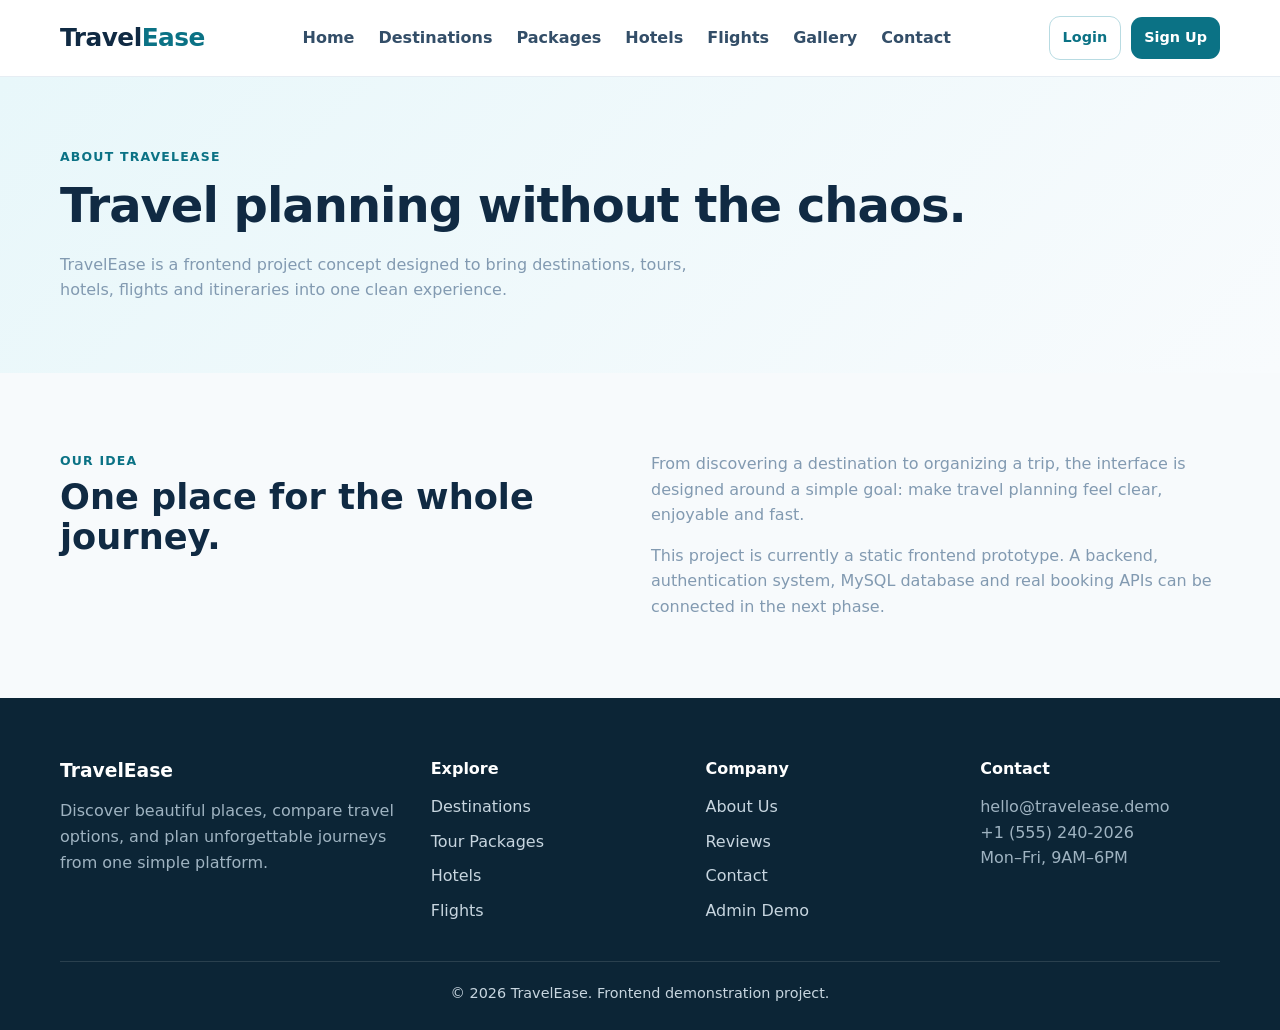
<file: about.html>
<!doctype html>
<html lang="en">
  <head>
    <meta charset="UTF-8" />
    <meta name="viewport" content="width=device-width,initial-scale=1.0" />
    <title>About Us | TravelEase</title>
    <link rel="stylesheet" href="css/style.css" />
  </head>
  <body>
    <header class="navbar">
      <div class="container nav-inner">
        <a class="logo" href="index.html">Travel<span>Ease</span></a>
        <button class="menu-btn" aria-label="Menu">☰</button>
        <nav class="nav-links">
          <a class="" href="index.html">Home</a
          ><a class="" href="destinations.html">Destinations</a
          ><a class="" href="packages.html">Packages</a
          ><a class="" href="hotels.html">Hotels</a
          ><a class="" href="flights.html">Flights</a
          ><a class="" href="gallery.html">Gallery</a
          ><a class="" href="contact.html">Contact</a>
        </nav>
        <div class="nav-actions">
          <a class="btn btn-outline btn-sm" href="login.html">Login</a
          ><a class="btn btn-primary btn-sm" href="register.html">Sign Up</a>
        </div>
      </div>
    </header>

    <section class="page-hero">
      <div class="container">
        <div class="eyebrow">About TravelEase</div>
        <h1>Travel planning without the chaos.</h1>
        <p>
          TravelEase is a frontend project concept designed to bring
          destinations, tours, hotels, flights and itineraries into one clean
          experience.
        </p>
      </div>
    </section>
    <section class="section">
      <div class="container grid grid-2">
        <div>
          <div class="eyebrow">Our idea</div>
          <h2 style="color: var(--dark)">One place for the whole journey.</h2>
        </div>
        <div>
          <p class="muted">
            From discovering a destination to organizing a trip, the interface
            is designed around a simple goal: make travel planning feel clear,
            enjoyable and fast.
          </p>
          <p class="muted" style="margin-top: 15px">
            This project is currently a static frontend prototype. A backend,
            authentication system, MySQL database and real booking APIs can be
            connected in the next phase.
          </p>
        </div>
      </div>
    </section>

    <footer class="footer">
      <div class="container footer-grid">
        <div>
          <h3>TravelEase</h3>
          <p>
            Discover beautiful places, compare travel options, and plan
            unforgettable journeys from one simple platform.
          </p>
        </div>
        <div>
          <h4>Explore</h4>
          <ul class="footer-links">
            <li><a href="destinations.html">Destinations</a></li>
            <li><a href="packages.html">Tour Packages</a></li>
            <li><a href="hotels.html">Hotels</a></li>
            <li><a href="flights.html">Flights</a></li>
          </ul>
        </div>
        <div>
          <h4>Company</h4>
          <ul class="footer-links">
            <li><a href="about.html">About Us</a></li>
            <li><a href="reviews.html">Reviews</a></li>
            <li><a href="contact.html">Contact</a></li>
            <li><a href="admin.html">Admin Demo</a></li>
          </ul>
        </div>
        <div>
          <h4>Contact</h4>
          <p>hello@travelease.demo</p>
          <p>+1 (555) 240-2026</p>
          <p>Mon–Fri, 9AM–6PM</p>
        </div>
      </div>
      <div class="container copyright">
        © 2026 TravelEase. Frontend demonstration project.
      </div>
    </footer>
    <div id="toast" class="toast"></div>
    <script src="js/app.js"></script>
  </body>
</html>
</file>
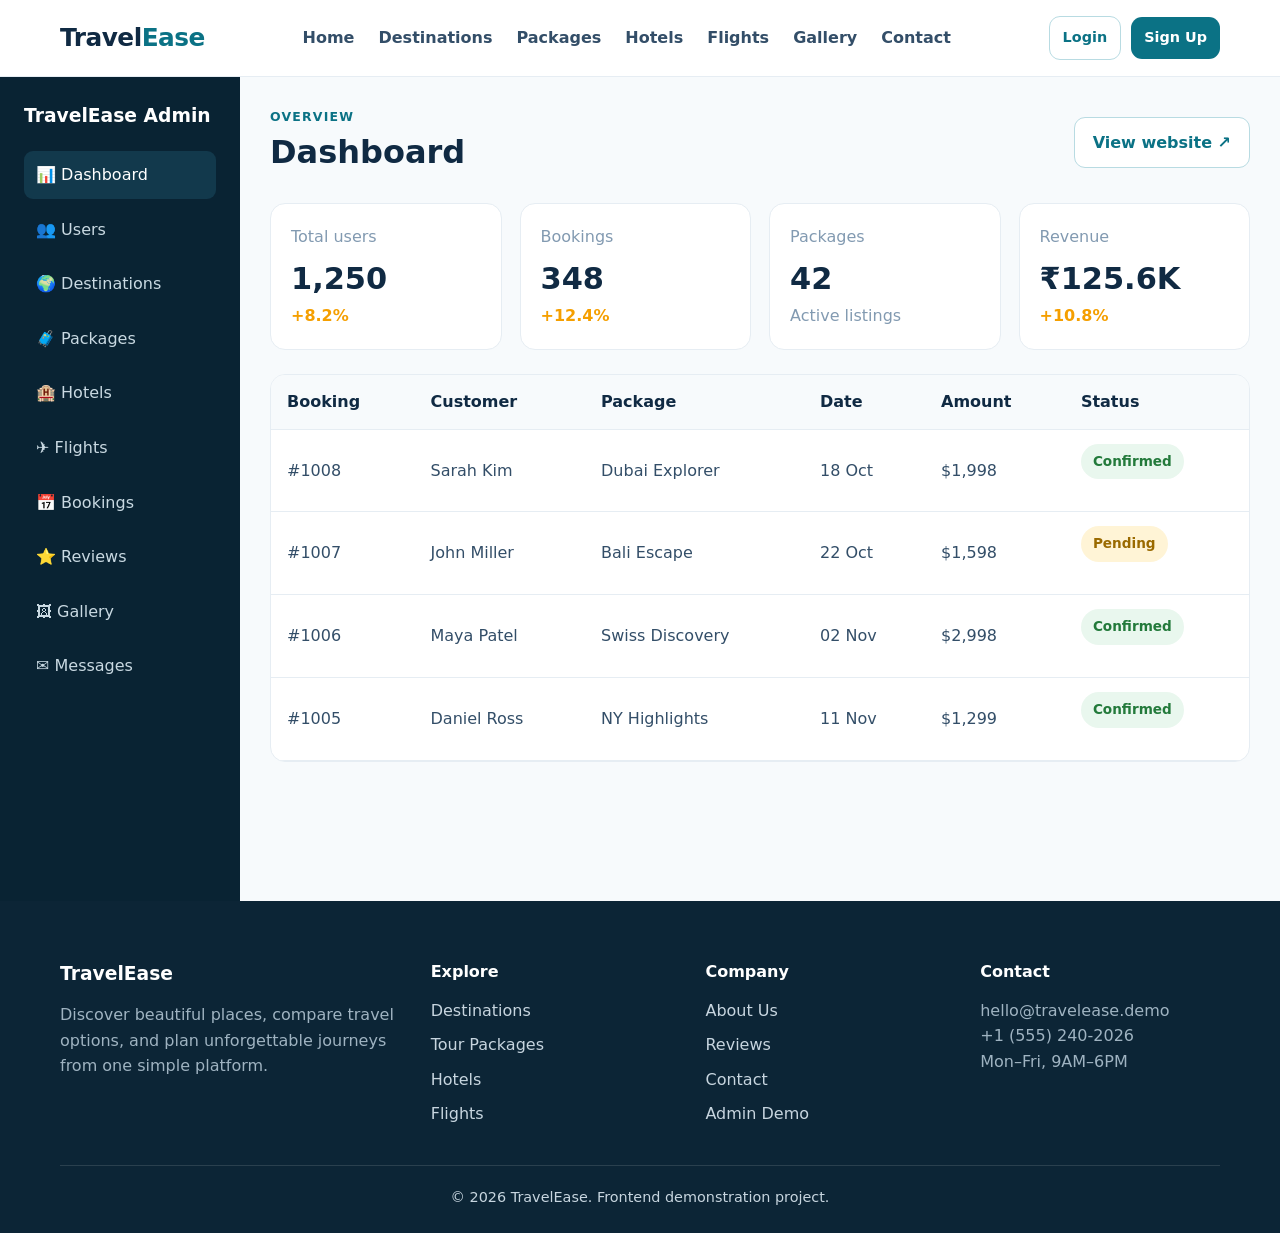
<file: admin.html>
<!doctype html>
<html lang="en">
  <head>
    <meta charset="UTF-8" />
    <meta name="viewport" content="width=device-width,initial-scale=1.0" />
    <title>Admin Dashboard | TravelEase</title>
    <link rel="stylesheet" href="css/style.css" />
  </head>
  <body>
    <header class="navbar">
      <div class="container nav-inner">
        <a class="logo" href="index.html">Travel<span>Ease</span></a>
        <button class="menu-btn" aria-label="Menu">☰</button>
        <nav class="nav-links">
          <a class="" href="index.html">Home</a
          ><a class="" href="destinations.html">Destinations</a
          ><a class="" href="packages.html">Packages</a
          ><a class="" href="hotels.html">Hotels</a
          ><a class="" href="flights.html">Flights</a
          ><a class="" href="gallery.html">Gallery</a
          ><a class="" href="contact.html">Contact</a>
        </nav>
        <div class="nav-actions">
          <a class="btn btn-outline btn-sm" href="login.html">Login</a
          ><a class="btn btn-primary btn-sm" href="register.html">Sign Up</a>
        </div>
      </div>
    </header>

    <div class="admin-layout">
      <aside class="sidebar">
        <h3>TravelEase Admin</h3>
        <ul class="side-links">
          <li><a class="active" href="admin.html">📊 Dashboard</a></li>
          <li><a href="#">👥 Users</a></li>
          <li><a href="#">🌍 Destinations</a></li>
          <li><a href="#">🧳 Packages</a></li>
          <li><a href="#">🏨 Hotels</a></li>
          <li><a href="#">✈ Flights</a></li>
          <li><a href="#">📅 Bookings</a></li>
          <li><a href="#">⭐ Reviews</a></li>
          <li><a href="#">🖼 Gallery</a></li>
          <li><a href="#">✉ Messages</a></li>
        </ul>
      </aside>
      <main class="admin-main">
        <div
          style="
            display: flex;
            justify-content: space-between;
            align-items: center;
            gap: 15px;
            margin-bottom: 25px;
          "
        >
          <div>
            <div class="eyebrow">Overview</div>
            <h1 style="color: var(--dark)">Dashboard</h1>
          </div>
          <a class="btn btn-outline" href="index.html">View website ↗</a>
        </div>
        <div class="stat-grid">
          <div class="stat">
            <span class="muted">Total users</span><strong>1,250</strong
            ><span class="rating">+8.2%</span>
          </div>
          <div class="stat">
            <span class="muted">Bookings</span><strong>348</strong
            ><span class="rating">+12.4%</span>
          </div>
          <div class="stat">
            <span class="muted">Packages</span><strong>42</strong
            ><span class="muted">Active listings</span>
          </div>
          <div class="stat">
            <span class="muted">Revenue</span><strong>₹125.6K</strong
            ><span class="rating">+10.8%</span>
          </div>
        </div>
        <div class="table-wrap">
          <table class="table">
            <thead>
              <tr>
                <th>Booking</th>
                <th>Customer</th>
                <th>Package</th>
                <th>Date</th>
                <th>Amount</th>
                <th>Status</th>
              </tr>
            </thead>
            <tbody>
              <tr>
                <td>#1008</td>
                <td>Sarah Kim</td>
                <td>Dubai Explorer</td>
                <td>18 Oct</td>
                <td>$1,998</td>
                <td>
                  <span
                    class="badge"
                    style="background: #e9f7ee; color: #237a3b; border: 0"
                    >Confirmed</span
                  >
                </td>
              </tr>
              <tr>
                <td>#1007</td>
                <td>John Miller</td>
                <td>Bali Escape</td>
                <td>22 Oct</td>
                <td>$1,598</td>
                <td>
                  <span
                    class="badge"
                    style="background: #fff4d6; color: #9a6a00; border: 0"
                    >Pending</span
                  >
                </td>
              </tr>
              <tr>
                <td>#1006</td>
                <td>Maya Patel</td>
                <td>Swiss Discovery</td>
                <td>02 Nov</td>
                <td>$2,998</td>
                <td>
                  <span
                    class="badge"
                    style="background: #e9f7ee; color: #237a3b; border: 0"
                    >Confirmed</span
                  >
                </td>
              </tr>
              <tr>
                <td>#1005</td>
                <td>Daniel Ross</td>
                <td>NY Highlights</td>
                <td>11 Nov</td>
                <td>$1,299</td>
                <td>
                  <span
                    class="badge"
                    style="background: #e9f7ee; color: #237a3b; border: 0"
                    >Confirmed</span
                  >
                </td>
              </tr>
            </tbody>
          </table>
        </div>
      </main>
    </div>

    <footer class="footer">
      <div class="container footer-grid">
        <div>
          <h3>TravelEase</h3>
          <p>
            Discover beautiful places, compare travel options, and plan
            unforgettable journeys from one simple platform.
          </p>
        </div>
        <div>
          <h4>Explore</h4>
          <ul class="footer-links">
            <li><a href="destinations.html">Destinations</a></li>
            <li><a href="packages.html">Tour Packages</a></li>
            <li><a href="hotels.html">Hotels</a></li>
            <li><a href="flights.html">Flights</a></li>
          </ul>
        </div>
        <div>
          <h4>Company</h4>
          <ul class="footer-links">
            <li><a href="about.html">About Us</a></li>
            <li><a href="reviews.html">Reviews</a></li>
            <li><a href="contact.html">Contact</a></li>
            <li><a href="admin.html">Admin Demo</a></li>
          </ul>
        </div>
        <div>
          <h4>Contact</h4>
          <p>hello@travelease.demo</p>
          <p>+1 (555) 240-2026</p>
          <p>Mon–Fri, 9AM–6PM</p>
        </div>
      </div>
      <div class="container copyright">
        © 2026 TravelEase. Frontend demonstration project.
      </div>
    </footer>
    <div id="toast" class="toast"></div>
    <script src="js/app.js"></script>
  </body>
</html>
</file>
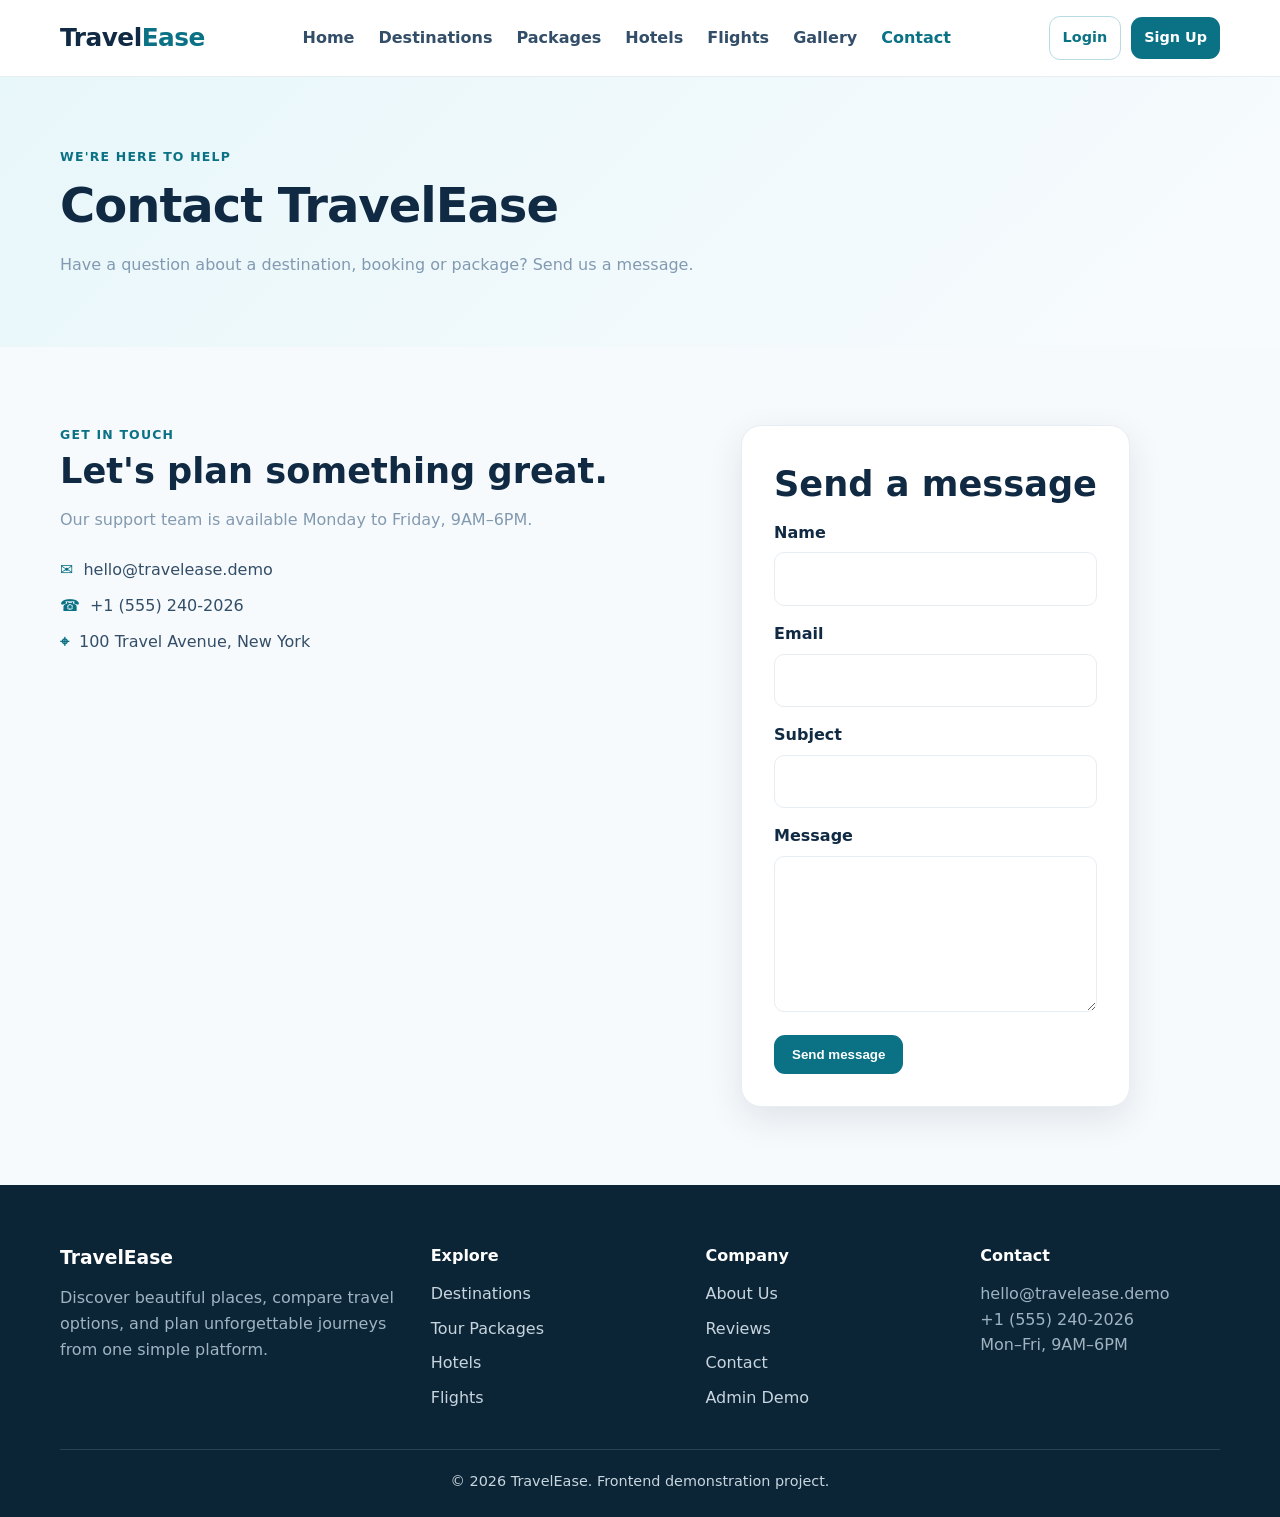
<file: contact.html>
<!doctype html>
<html lang="en">
  <head>
    <meta charset="UTF-8" />
    <meta name="viewport" content="width=device-width,initial-scale=1.0" />
    <title>Contact Us | TravelEase</title>
    <link rel="stylesheet" href="css/style.css" />
  </head>
  <body>
    <header class="navbar">
      <div class="container nav-inner">
        <a class="logo" href="index.html">Travel<span>Ease</span></a>
        <button class="menu-btn" aria-label="Menu">☰</button>
        <nav class="nav-links">
          <a class="" href="index.html">Home</a
          ><a class="" href="destinations.html">Destinations</a
          ><a class="" href="packages.html">Packages</a
          ><a class="" href="hotels.html">Hotels</a
          ><a class="" href="flights.html">Flights</a
          ><a class="" href="gallery.html">Gallery</a
          ><a class="active" href="contact.html">Contact</a>
        </nav>
        <div class="nav-actions">
          <a class="btn btn-outline btn-sm" href="login.html">Login</a
          ><a class="btn btn-primary btn-sm" href="register.html">Sign Up</a>
        </div>
      </div>
    </header>

    <section class="page-hero">
      <div class="container">
        <div class="eyebrow">We're here to help</div>
        <h1>Contact TravelEase</h1>
        <p>
          Have a question about a destination, booking or package? Send us a
          message.
        </p>
      </div>
    </section>
    <section class="section">
      <div class="container grid grid-2">
        <div>
          <div class="eyebrow">Get in touch</div>
          <h2 style="margin-bottom: 15px">Let's plan something great.</h2>
          <p class="muted">
            Our support team is available Monday to Friday, 9AM–6PM.
          </p>
          <ul class="list" style="margin-top: 25px">
            <li><span>✉</span>hello@travelease.demo</li>
            <li><span>☎</span>+1 (555) 240-2026</li>
            <li><span>⌖</span>100 Travel Avenue, New York</li>
          </ul>
        </div>
        <div class="form-wrap" style="max-width: none">
          <h2>Send a message</h2>
          <form
            data-demo-form
            data-message="Message sent! We'll get back to you soon."
          >
            <div class="form-group">
              <label>Name</label><input class="input" required />
            </div>
            <div class="form-group">
              <label>Email</label><input class="input" type="email" required />
            </div>
            <div class="form-group">
              <label>Subject</label><input class="input" required />
            </div>
            <div class="form-group">
              <label>Message</label
              ><textarea class="textarea" rows="5" required></textarea>
            </div>
            <button class="btn btn-primary">Send message</button>
          </form>
        </div>
      </div>
    </section>

    <footer class="footer">
      <div class="container footer-grid">
        <div>
          <h3>TravelEase</h3>
          <p>
            Discover beautiful places, compare travel options, and plan
            unforgettable journeys from one simple platform.
          </p>
        </div>
        <div>
          <h4>Explore</h4>
          <ul class="footer-links">
            <li><a href="destinations.html">Destinations</a></li>
            <li><a href="packages.html">Tour Packages</a></li>
            <li><a href="hotels.html">Hotels</a></li>
            <li><a href="flights.html">Flights</a></li>
          </ul>
        </div>
        <div>
          <h4>Company</h4>
          <ul class="footer-links">
            <li><a href="about.html">About Us</a></li>
            <li><a href="reviews.html">Reviews</a></li>
            <li><a href="contact.html">Contact</a></li>
            <li><a href="admin.html">Admin Demo</a></li>
          </ul>
        </div>
        <div>
          <h4>Contact</h4>
          <p>hello@travelease.demo</p>
          <p>+1 (555) 240-2026</p>
          <p>Mon–Fri, 9AM–6PM</p>
        </div>
      </div>
      <div class="container copyright">
        © 2026 TravelEase. Frontend demonstration project.
      </div>
    </footer>
    <div id="toast" class="toast"></div>
    <script src="js/app.js"></script>
  </body>
</html>
</file>
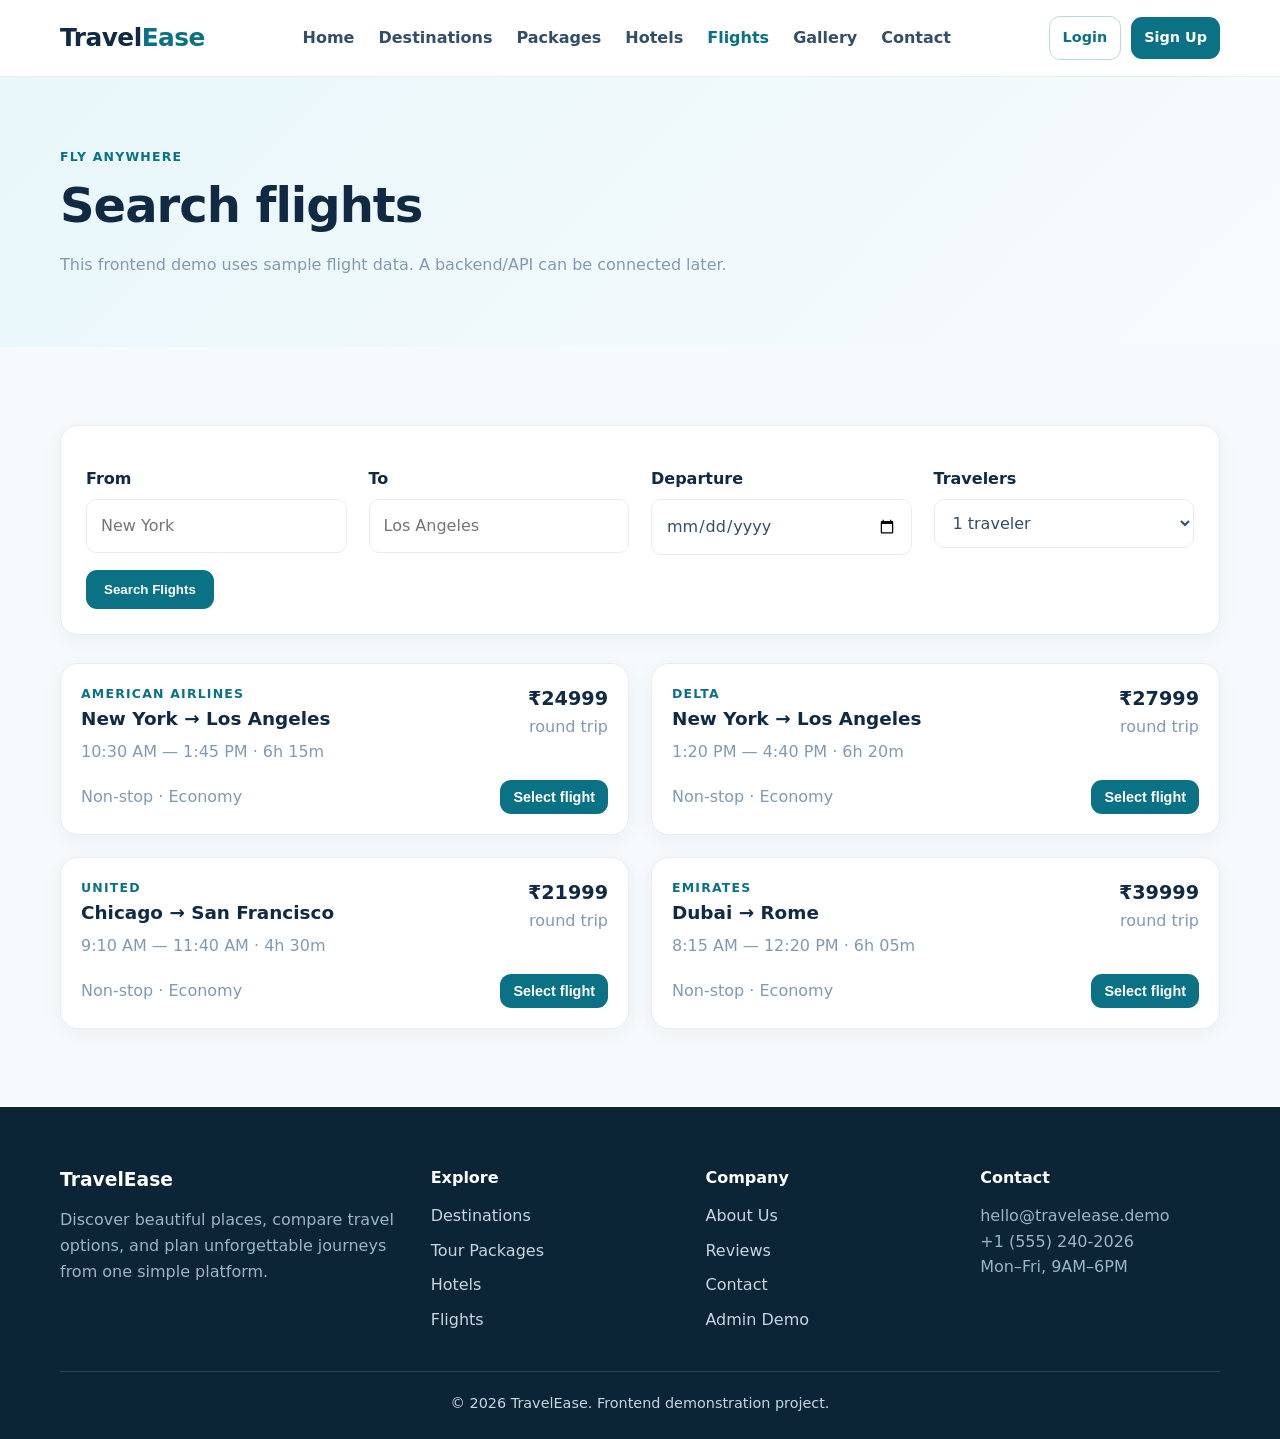
<file: flights.html>
<!doctype html>
<html lang="en">
  <head>
    <meta charset="UTF-8" />
    <meta name="viewport" content="width=device-width,initial-scale=1.0" />
    <title>Flights | TravelEase</title>
    <link rel="stylesheet" href="css/style.css" />
  </head>
  <body>
    <header class="navbar">
      <div class="container nav-inner">
        <a class="logo" href="index.html">Travel<span>Ease</span></a>
        <button class="menu-btn" aria-label="Menu">☰</button>
        <nav class="nav-links">
          <a class="" href="index.html">Home</a
          ><a class="" href="destinations.html">Destinations</a
          ><a class="" href="packages.html">Packages</a
          ><a class="" href="hotels.html">Hotels</a
          ><a class="active" href="flights.html">Flights</a
          ><a class="" href="gallery.html">Gallery</a
          ><a class="" href="contact.html">Contact</a>
        </nav>
        <div class="nav-actions">
          <a class="btn btn-outline btn-sm" href="login.html">Login</a
          ><a class="btn btn-primary btn-sm" href="register.html">Sign Up</a>
        </div>
      </div>
    </header>

    <section class="page-hero">
      <div class="container">
        <div class="eyebrow">Fly anywhere</div>
        <h1>Search flights</h1>
        <p>
          This frontend demo uses sample flight data. A backend/API can be
          connected later.
        </p>
      </div>
    </section>
    <section class="section">
      <div class="container">
        <div class="card" style="padding: 25px; margin-bottom: 28px">
          <form
            data-demo-form
            data-message="Flight search completed — sample results are shown below."
          >
            <div class="grid grid-4">
              <div class="form-group">
                <label>From</label
                ><input class="input" placeholder="New York" />
              </div>
              <div class="form-group">
                <label>To</label
                ><input class="input" placeholder="Los Angeles" />
              </div>
              <div class="form-group">
                <label>Departure</label><input class="input" type="date" />
              </div>
              <div class="form-group">
                <label>Travelers</label
                ><select class="select">
                  <option>1 traveler</option>
                  <option>2 travelers</option>
                  <option>3 travelers</option>
                </select>
              </div>
            </div>
            <button class="btn btn-primary">Search Flights</button>
          </form>
        </div>
        <div class="grid grid-2">
          <article class="card searchable">
            <div class="card-body">
              <div
                style="display: flex; justify-content: space-between; gap: 20px"
              >
                <div>
                  <div class="eyebrow">American Airlines</div>
                  <h3>New York → Los Angeles</h3>
                  <p class="muted">10:30 AM — 1:45 PM · 6h 15m</p>
                </div>
                <div style="text-align: right">
                  <div class="price">₹24999</div>
                  <span class="muted">round trip</span>
                </div>
              </div>
              <div class="card-meta">
                <span class="muted">Non-stop · Economy</span
                ><button
                  class="btn btn-primary btn-sm js-demo"
                  data-message="Flight selected! Continue to passenger details."
                >
                  Select flight
                </button>
              </div>
            </div>
          </article>
          <article class="card searchable">
            <div class="card-body">
              <div
                style="display: flex; justify-content: space-between; gap: 20px"
              >
                <div>
                  <div class="eyebrow">Delta</div>
                  <h3>New York → Los Angeles</h3>
                  <p class="muted">1:20 PM — 4:40 PM · 6h 20m</p>
                </div>
                <div style="text-align: right">
                  <div class="price">₹27999</div>
                  <span class="muted">round trip</span>
                </div>
              </div>
              <div class="card-meta">
                <span class="muted">Non-stop · Economy</span
                ><button
                  class="btn btn-primary btn-sm js-demo"
                  data-message="Flight selected! Continue to passenger details."
                >
                  Select flight
                </button>
              </div>
            </div>
          </article>
          <article class="card searchable">
            <div class="card-body">
              <div
                style="display: flex; justify-content: space-between; gap: 20px"
              >
                <div>
                  <div class="eyebrow">United</div>
                  <h3>Chicago → San Francisco</h3>
                  <p class="muted">9:10 AM — 11:40 AM · 4h 30m</p>
                </div>
                <div style="text-align: right">
                  <div class="price">₹21999</div>
                  <span class="muted">round trip</span>
                </div>
              </div>
              <div class="card-meta">
                <span class="muted">Non-stop · Economy</span
                ><button
                  class="btn btn-primary btn-sm js-demo"
                  data-message="Flight selected! Continue to passenger details."
                >
                  Select flight
                </button>
              </div>
            </div>
          </article>
          <article class="card searchable">
            <div class="card-body">
              <div
                style="display: flex; justify-content: space-between; gap: 20px"
              >
                <div>
                  <div class="eyebrow">Emirates</div>
                  <h3>Dubai → Rome</h3>
                  <p class="muted">8:15 AM — 12:20 PM · 6h 05m</p>
                </div>
                <div style="text-align: right">
                  <div class="price">₹39999</div>
                  <span class="muted">round trip</span>
                </div>
              </div>
              <div class="card-meta">
                <span class="muted">Non-stop · Economy</span
                ><button
                  class="btn btn-primary btn-sm js-demo"
                  data-message="Flight selected! Continue to passenger details."
                >
                  Select flight
                </button>
              </div>
            </div>
          </article>
        </div>
      </div>
    </section>

    <footer class="footer">
      <div class="container footer-grid">
        <div>
          <h3>TravelEase</h3>
          <p>
            Discover beautiful places, compare travel options, and plan
            unforgettable journeys from one simple platform.
          </p>
        </div>
        <div>
          <h4>Explore</h4>
          <ul class="footer-links">
            <li><a href="destinations.html">Destinations</a></li>
            <li><a href="packages.html">Tour Packages</a></li>
            <li><a href="hotels.html">Hotels</a></li>
            <li><a href="flights.html">Flights</a></li>
          </ul>
        </div>
        <div>
          <h4>Company</h4>
          <ul class="footer-links">
            <li><a href="about.html">About Us</a></li>
            <li><a href="reviews.html">Reviews</a></li>
            <li><a href="contact.html">Contact</a></li>
            <li><a href="admin.html">Admin Demo</a></li>
          </ul>
        </div>
        <div>
          <h4>Contact</h4>
          <p>hello@travelease.demo</p>
          <p>+1 (555) 240-2026</p>
          <p>Mon–Fri, 9AM–6PM</p>
        </div>
      </div>
      <div class="container copyright">
        © 2026 TravelEase. Frontend demonstration project.
      </div>
    </footer>
    <div id="toast" class="toast"></div>
    <script src="js/app.js"></script>
  </body>
</html>
</file>
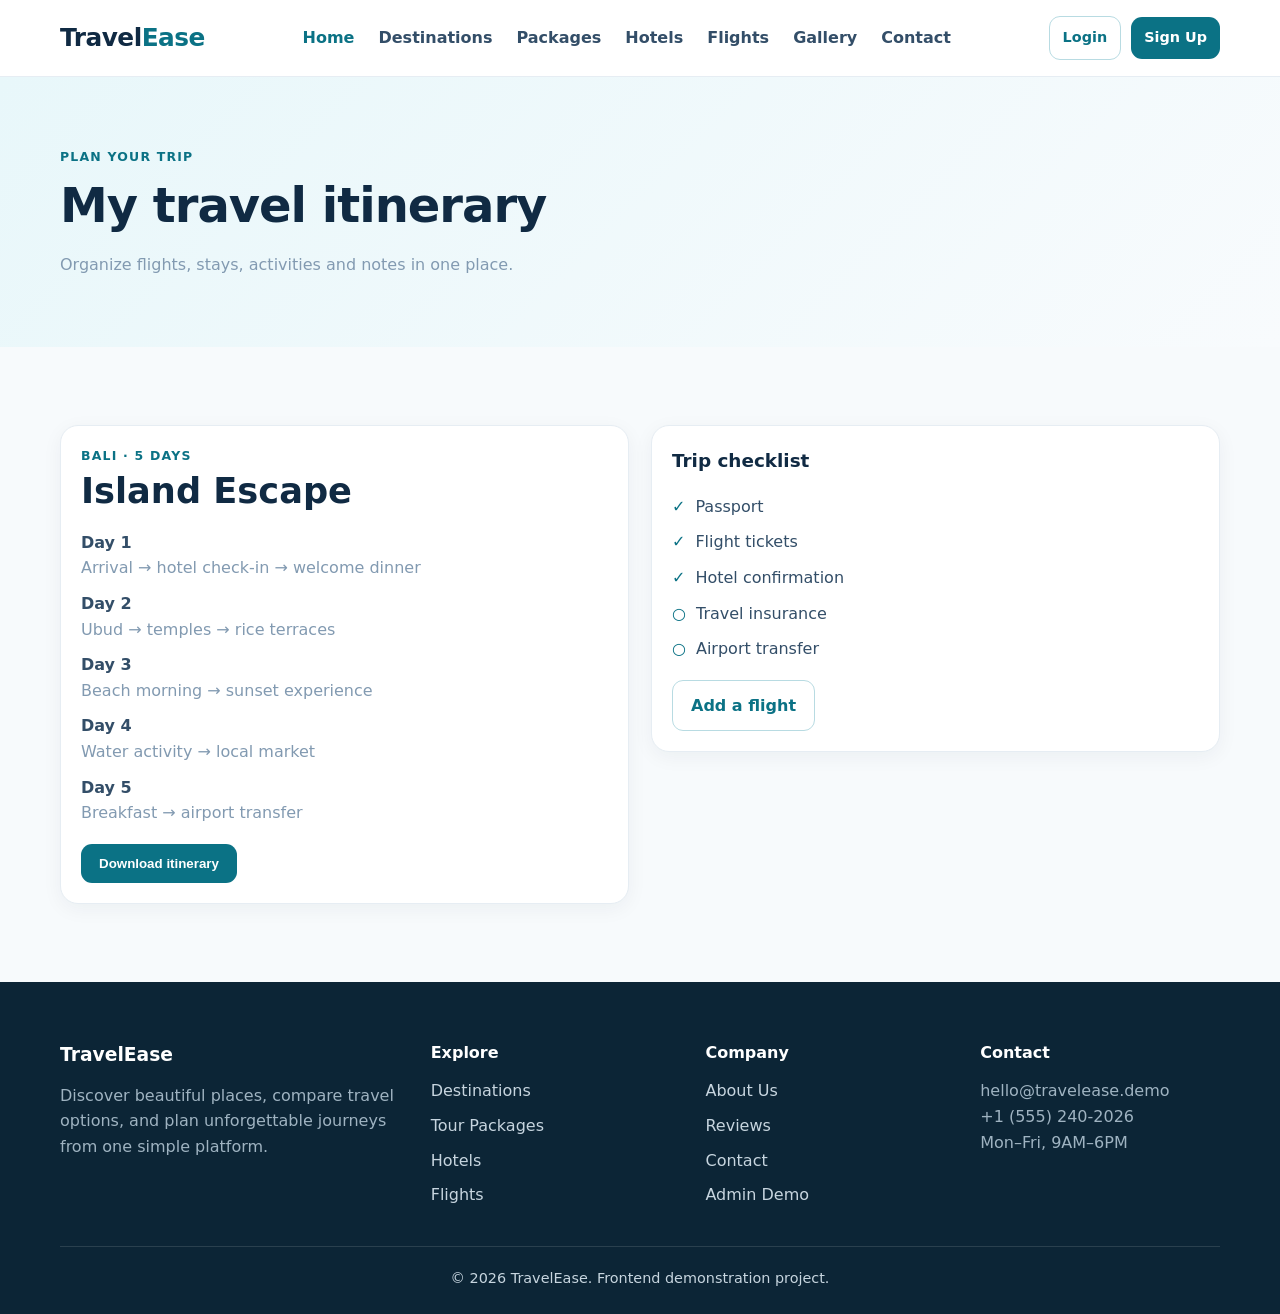
<file: itinerary.html>
<!doctype html>
<html lang="en">
  <head>
    <meta charset="UTF-8" />
    <meta name="viewport" content="width=device-width,initial-scale=1.0" />
    <title>Travel Itinerary | TravelEase</title>
    <link rel="stylesheet" href="css/style.css" />
  </head>
  <body>
    <header class="navbar">
      <div class="container nav-inner">
        <a class="logo" href="index.html">Travel<span>Ease</span></a>
        <button class="menu-btn" aria-label="Menu">☰</button>
        <nav class="nav-links">
          <a class="active" href="index.html">Home</a
          ><a class="" href="destinations.html">Destinations</a
          ><a class="" href="packages.html">Packages</a
          ><a class="" href="hotels.html">Hotels</a
          ><a class="" href="flights.html">Flights</a
          ><a class="" href="gallery.html">Gallery</a
          ><a class="" href="contact.html">Contact</a>
        </nav>
        <div class="nav-actions">
          <a class="btn btn-outline btn-sm" href="login.html">Login</a
          ><a class="btn btn-primary btn-sm" href="register.html">Sign Up</a>
        </div>
      </div>
    </header>

    <section class="page-hero">
      <div class="container">
        <div class="eyebrow">Plan your trip</div>
        <h1>My travel itinerary</h1>
        <p>Organize flights, stays, activities and notes in one place.</p>
      </div>
    </section>
    <section class="section">
      <div class="container">
        <div class="grid grid-2">
          <div>
            <div class="card">
              <div class="card-body">
                <div class="eyebrow">Bali · 5 days</div>
                <h2 style="color: var(--dark); margin: 5px 0 18px">
                  Island Escape
                </h2>
                <div class="list">
                  <div>
                    <b>Day 1</b><br /><span class="muted"
                      >Arrival → hotel check-in → welcome dinner</span
                    >
                  </div>
                  <div>
                    <b>Day 2</b><br /><span class="muted"
                      >Ubud → temples → rice terraces</span
                    >
                  </div>
                  <div>
                    <b>Day 3</b><br /><span class="muted"
                      >Beach morning → sunset experience</span
                    >
                  </div>
                  <div>
                    <b>Day 4</b><br /><span class="muted"
                      >Water activity → local market</span
                    >
                  </div>
                  <div>
                    <b>Day 5</b><br /><span class="muted"
                      >Breakfast → airport transfer</span
                    >
                  </div>
                </div>
                <button
                  class="btn btn-primary js-demo"
                  data-message="Your itinerary has been downloaded (demo)."
                >
                  Download itinerary
                </button>
              </div>
            </div>
          </div>
          <div>
            <div class="card">
              <div class="card-body">
                <h3>Trip checklist</h3>
                <ul class="list">
                  <li><span>✓</span>Passport</li>
                  <li><span>✓</span>Flight tickets</li>
                  <li><span>✓</span>Hotel confirmation</li>
                  <li><span>○</span>Travel insurance</li>
                  <li><span>○</span>Airport transfer</li>
                </ul>
                <a class="btn btn-outline" href="flights.html">Add a flight</a>
              </div>
            </div>
          </div>
        </div>
      </div>
    </section>

    <footer class="footer">
      <div class="container footer-grid">
        <div>
          <h3>TravelEase</h3>
          <p>
            Discover beautiful places, compare travel options, and plan
            unforgettable journeys from one simple platform.
          </p>
        </div>
        <div>
          <h4>Explore</h4>
          <ul class="footer-links">
            <li><a href="destinations.html">Destinations</a></li>
            <li><a href="packages.html">Tour Packages</a></li>
            <li><a href="hotels.html">Hotels</a></li>
            <li><a href="flights.html">Flights</a></li>
          </ul>
        </div>
        <div>
          <h4>Company</h4>
          <ul class="footer-links">
            <li><a href="about.html">About Us</a></li>
            <li><a href="reviews.html">Reviews</a></li>
            <li><a href="contact.html">Contact</a></li>
            <li><a href="admin.html">Admin Demo</a></li>
          </ul>
        </div>
        <div>
          <h4>Contact</h4>
          <p>hello@travelease.demo</p>
          <p>+1 (555) 240-2026</p>
          <p>Mon–Fri, 9AM–6PM</p>
        </div>
      </div>
      <div class="container copyright">
        © 2026 TravelEase. Frontend demonstration project.
      </div>
    </footer>
    <div id="toast" class="toast"></div>
    <script src="js/app.js"></script>
  </body>
</html>
</file>
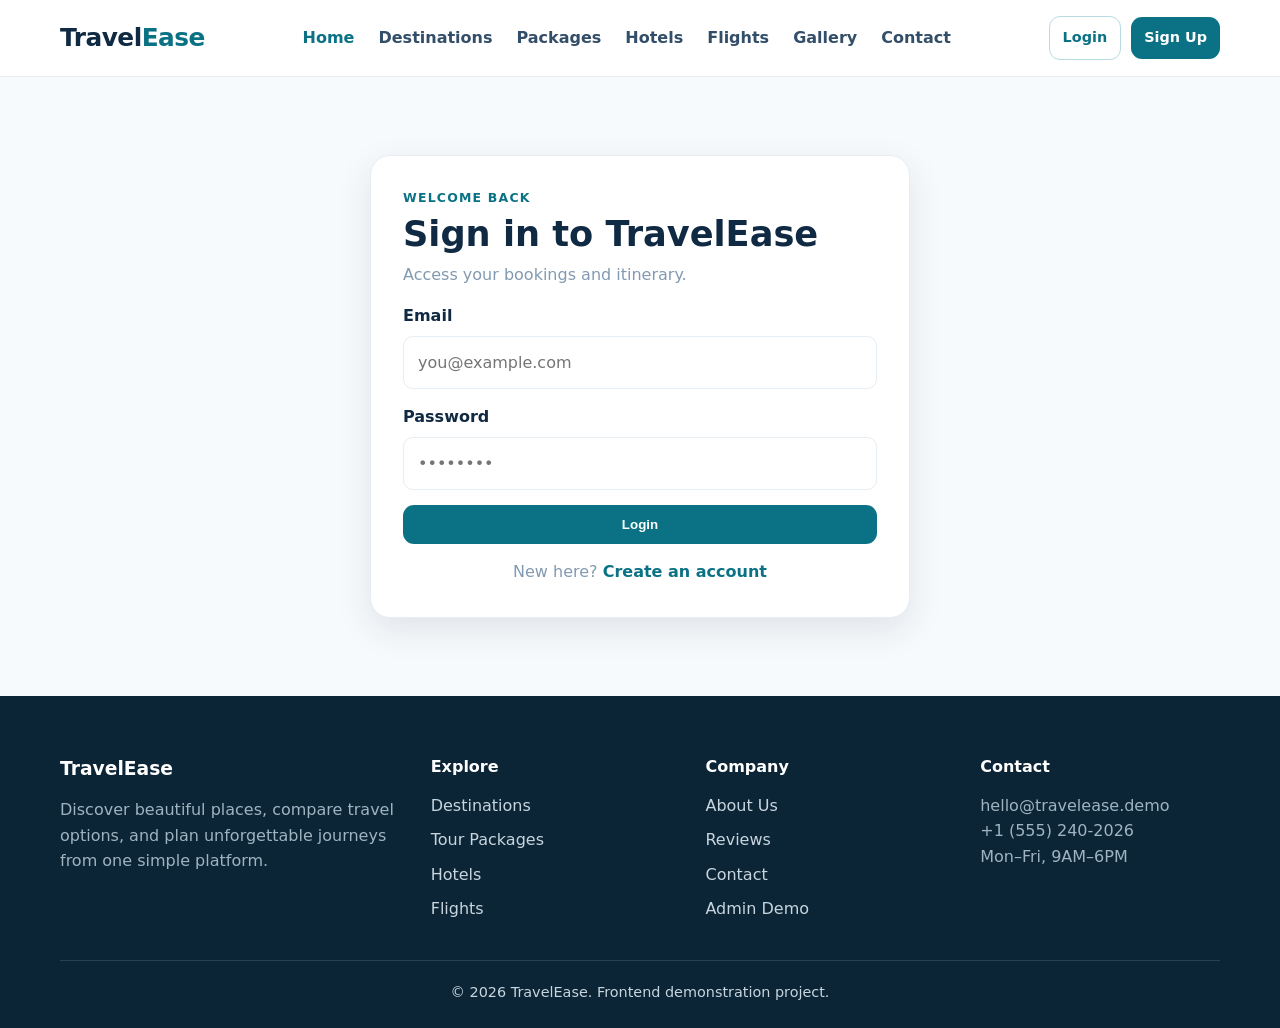
<file: login.html>
<!doctype html>
<html lang="en">
  <head>
    <meta charset="UTF-8" />
    <meta name="viewport" content="width=device-width,initial-scale=1.0" />
    <title>Login | TravelEase</title>
    <link rel="stylesheet" href="css/style.css" />
  </head>
  <body>
    <header class="navbar">
      <div class="container nav-inner">
        <a class="logo" href="index.html">Travel<span>Ease</span></a>
        <button class="menu-btn" aria-label="Menu">☰</button>
        <nav class="nav-links">
          <a class="active" href="index.html">Home</a
          ><a class="" href="destinations.html">Destinations</a
          ><a class="" href="packages.html">Packages</a
          ><a class="" href="hotels.html">Hotels</a
          ><a class="" href="flights.html">Flights</a
          ><a class="" href="gallery.html">Gallery</a
          ><a class="" href="contact.html">Contact</a>
        </nav>
        <div class="nav-actions">
          <a class="btn btn-outline btn-sm" href="login.html">Login</a
          ><a class="btn btn-primary btn-sm" href="register.html">Sign Up</a>
        </div>
      </div>
    </header>

    <section class="section">
      <div class="container">
        <div class="form-wrap">
          <div class="eyebrow">Welcome back</div>
          <h2>Sign in to TravelEase</h2>
          <p class="muted">Access your bookings and itinerary.</p>
          <form data-demo-form data-message="Login successful (frontend demo).">
            <div class="form-group">
              <label>Email</label
              ><input
                class="input"
                type="email"
                placeholder="you@example.com"
                required
              />
            </div>
            <div class="form-group">
              <label>Password</label
              ><input
                class="input"
                type="password"
                placeholder="••••••••"
                required
              />
            </div>
            <button class="btn btn-primary" style="width: 100%">Login</button>
          </form>
          <p class="muted" style="text-align: center; margin-top: 15px">
            New here?
            <a
              href="register.html"
              style="color: var(--primary); font-weight: 800"
              >Create an account</a
            >
          </p>
        </div>
      </div>
    </section>

    <footer class="footer">
      <div class="container footer-grid">
        <div>
          <h3>TravelEase</h3>
          <p>
            Discover beautiful places, compare travel options, and plan
            unforgettable journeys from one simple platform.
          </p>
        </div>
        <div>
          <h4>Explore</h4>
          <ul class="footer-links">
            <li><a href="destinations.html">Destinations</a></li>
            <li><a href="packages.html">Tour Packages</a></li>
            <li><a href="hotels.html">Hotels</a></li>
            <li><a href="flights.html">Flights</a></li>
          </ul>
        </div>
        <div>
          <h4>Company</h4>
          <ul class="footer-links">
            <li><a href="about.html">About Us</a></li>
            <li><a href="reviews.html">Reviews</a></li>
            <li><a href="contact.html">Contact</a></li>
            <li><a href="admin.html">Admin Demo</a></li>
          </ul>
        </div>
        <div>
          <h4>Contact</h4>
          <p>hello@travelease.demo</p>
          <p>+1 (555) 240-2026</p>
          <p>Mon–Fri, 9AM–6PM</p>
        </div>
      </div>
      <div class="container copyright">
        © 2026 TravelEase. Frontend demonstration project.
      </div>
    </footer>
    <div id="toast" class="toast"></div>
    <script src="js/app.js"></script>
  </body>
</html>
</file>
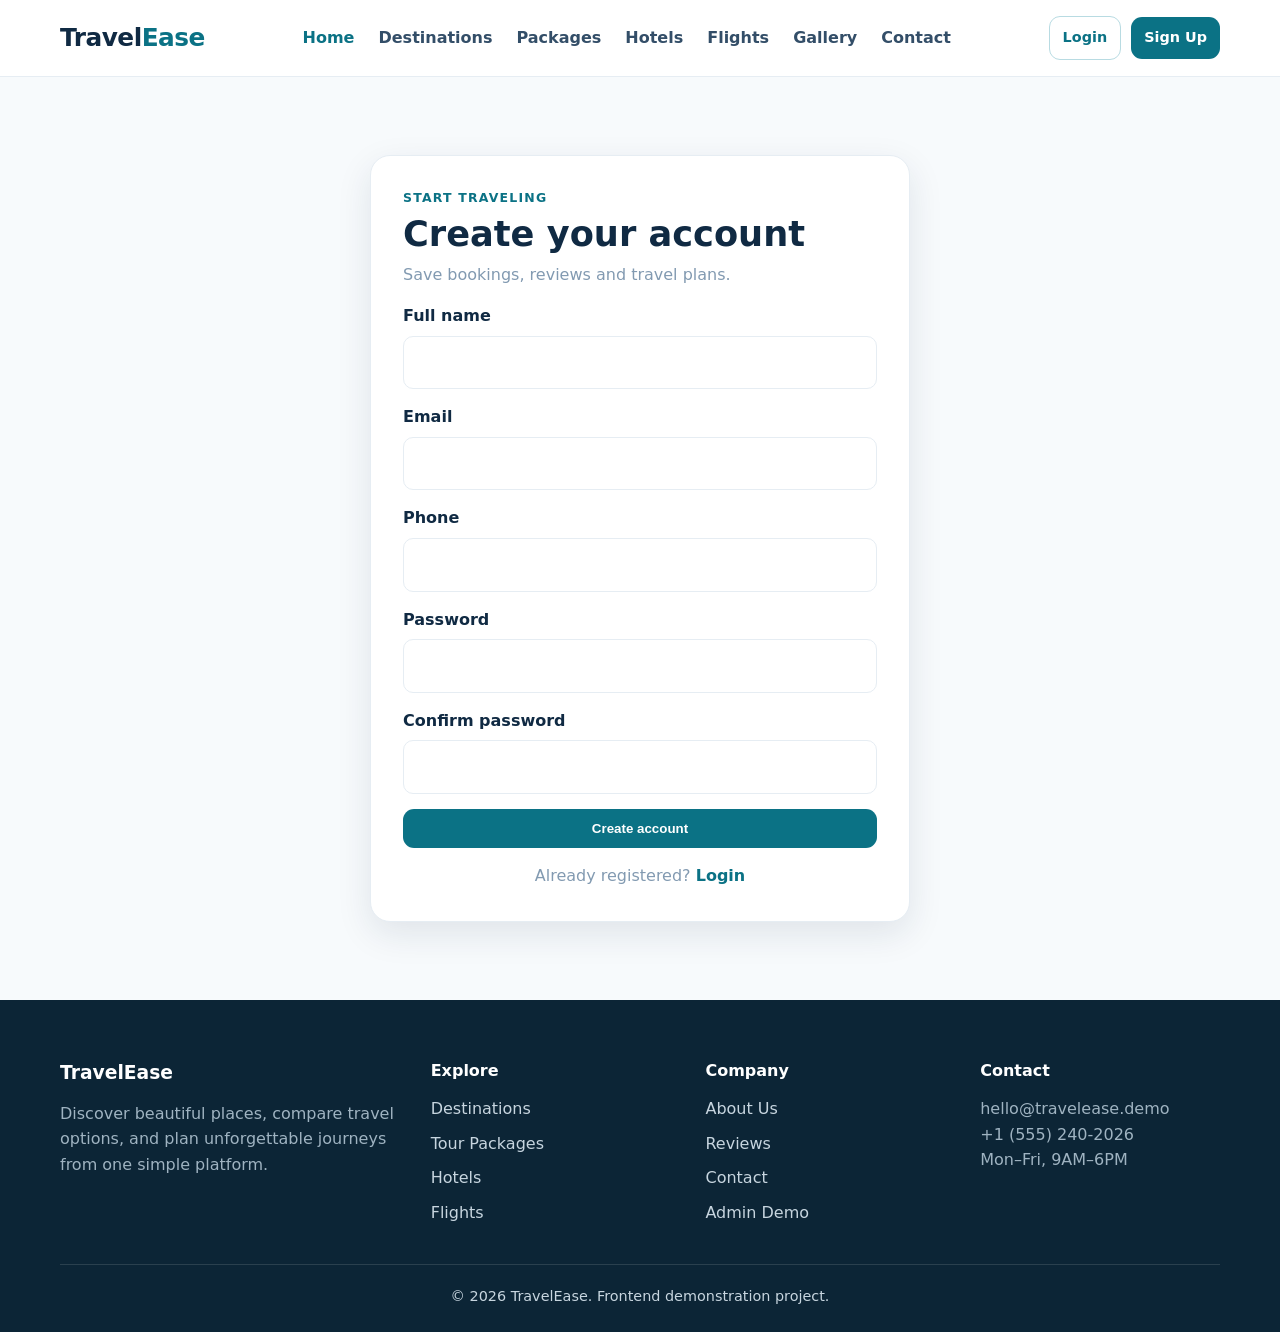
<file: register.html>
<!doctype html>
<html lang="en">
  <head>
    <meta charset="UTF-8" />
    <meta name="viewport" content="width=device-width,initial-scale=1.0" />
    <title>Create Account | TravelEase</title>
    <link rel="stylesheet" href="css/style.css" />
  </head>
  <body>
    <header class="navbar">
      <div class="container nav-inner">
        <a class="logo" href="index.html">Travel<span>Ease</span></a>
        <button class="menu-btn" aria-label="Menu">☰</button>
        <nav class="nav-links">
          <a class="active" href="index.html">Home</a
          ><a class="" href="destinations.html">Destinations</a
          ><a class="" href="packages.html">Packages</a
          ><a class="" href="hotels.html">Hotels</a
          ><a class="" href="flights.html">Flights</a
          ><a class="" href="gallery.html">Gallery</a
          ><a class="" href="contact.html">Contact</a>
        </nav>
        <div class="nav-actions">
          <a class="btn btn-outline btn-sm" href="login.html">Login</a
          ><a class="btn btn-primary btn-sm" href="register.html">Sign Up</a>
        </div>
      </div>
    </header>

    <section class="section">
      <div class="container">
        <div class="form-wrap">
          <div class="eyebrow">Start traveling</div>
          <h2>Create your account</h2>
          <p class="muted">Save bookings, reviews and travel plans.</p>
          <form data-demo-form data-message="Account created (frontend demo).">
            <div class="form-group">
              <label>Full name</label><input class="input" required />
            </div>
            <div class="form-group">
              <label>Email</label><input class="input" type="email" required />
            </div>
            <div class="form-group">
              <label>Phone</label><input class="input" required />
            </div>
            <div class="form-group">
              <label>Password</label
              ><input class="input" type="password" required />
            </div>
            <div class="form-group">
              <label>Confirm password</label
              ><input class="input" type="password" required />
            </div>
            <button class="btn btn-primary" style="width: 100%">
              Create account
            </button>
          </form>
          <p class="muted" style="text-align: center; margin-top: 15px">
            Already registered?
            <a href="login.html" style="color: var(--primary); font-weight: 800"
              >Login</a
            >
          </p>
        </div>
      </div>
    </section>

    <footer class="footer">
      <div class="container footer-grid">
        <div>
          <h3>TravelEase</h3>
          <p>
            Discover beautiful places, compare travel options, and plan
            unforgettable journeys from one simple platform.
          </p>
        </div>
        <div>
          <h4>Explore</h4>
          <ul class="footer-links">
            <li><a href="destinations.html">Destinations</a></li>
            <li><a href="packages.html">Tour Packages</a></li>
            <li><a href="hotels.html">Hotels</a></li>
            <li><a href="flights.html">Flights</a></li>
          </ul>
        </div>
        <div>
          <h4>Company</h4>
          <ul class="footer-links">
            <li><a href="about.html">About Us</a></li>
            <li><a href="reviews.html">Reviews</a></li>
            <li><a href="contact.html">Contact</a></li>
            <li><a href="admin.html">Admin Demo</a></li>
          </ul>
        </div>
        <div>
          <h4>Contact</h4>
          <p>hello@travelease.demo</p>
          <p>+1 (555) 240-2026</p>
          <p>Mon–Fri, 9AM–6PM</p>
        </div>
      </div>
      <div class="container copyright">
        © 2026 TravelEase. Frontend demonstration project.
      </div>
    </footer>
    <div id="toast" class="toast"></div>
    <script src="js/app.js"></script>
  </body>
</html>
</file>
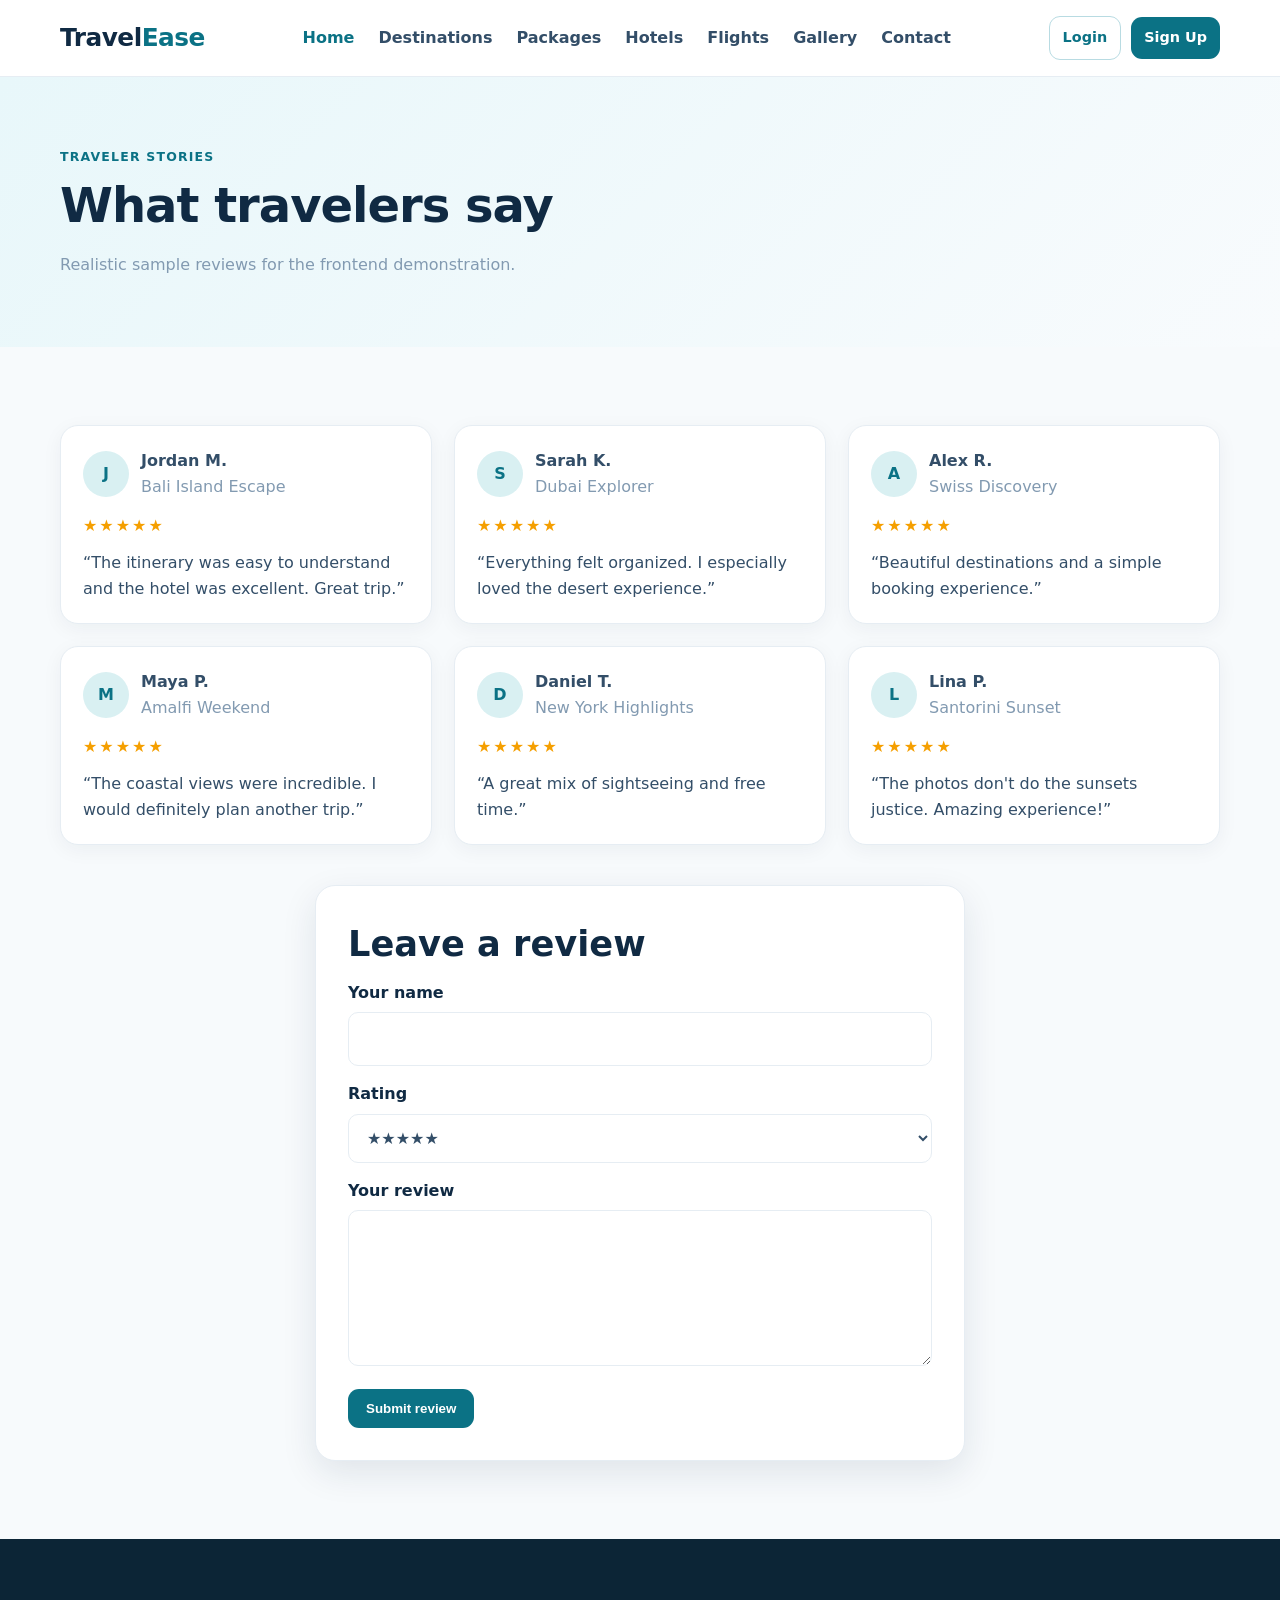
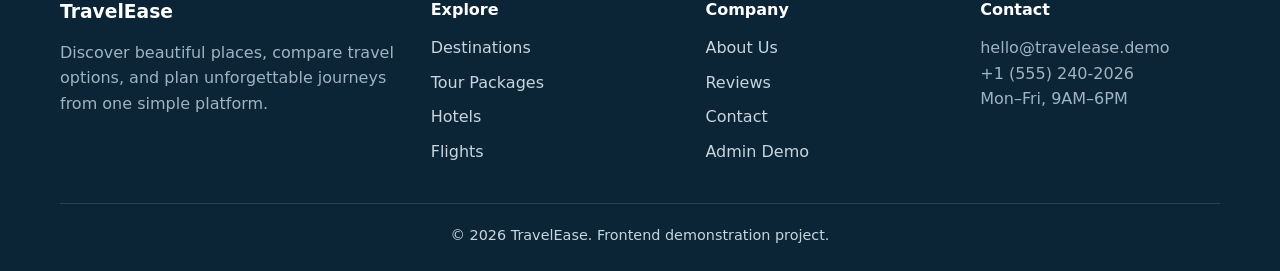
<file: reviews.html>
<!doctype html>
<html lang="en">
  <head>
    <meta charset="UTF-8" />
    <meta name="viewport" content="width=device-width,initial-scale=1.0" />
    <title>Reviews | TravelEase</title>
    <link rel="stylesheet" href="css/style.css" />
  </head>
  <body>
    <header class="navbar">
      <div class="container nav-inner">
        <a class="logo" href="index.html">Travel<span>Ease</span></a>
        <button class="menu-btn" aria-label="Menu">☰</button>
        <nav class="nav-links">
          <a class="active" href="index.html">Home</a
          ><a class="" href="destinations.html">Destinations</a
          ><a class="" href="packages.html">Packages</a
          ><a class="" href="hotels.html">Hotels</a
          ><a class="" href="flights.html">Flights</a
          ><a class="" href="gallery.html">Gallery</a
          ><a class="" href="contact.html">Contact</a>
        </nav>
        <div class="nav-actions">
          <a class="btn btn-outline btn-sm" href="login.html">Login</a
          ><a class="btn btn-primary btn-sm" href="register.html">Sign Up</a>
        </div>
      </div>
    </header>

    <section class="page-hero">
      <div class="container">
        <div class="eyebrow">Traveler stories</div>
        <h1>What travelers say</h1>
        <p>Realistic sample reviews for the frontend demonstration.</p>
      </div>
    </section>
    <section class="section">
      <div class="container">
        <div class="grid grid-3">
          <article class="card review">
            <div class="review-head">
              <div class="avatar">J</div>
              <div>
                <b>Jordan M.</b>
                <div class="muted">Bali Island Escape</div>
              </div>
            </div>
            <div class="stars">★★★★★</div>
            <p style="margin-top: 12px">
              “The itinerary was easy to understand and the hotel was excellent.
              Great trip.”
            </p>
          </article>
          <article class="card review">
            <div class="review-head">
              <div class="avatar">S</div>
              <div>
                <b>Sarah K.</b>
                <div class="muted">Dubai Explorer</div>
              </div>
            </div>
            <div class="stars">★★★★★</div>
            <p style="margin-top: 12px">
              “Everything felt organized. I especially loved the desert
              experience.”
            </p>
          </article>
          <article class="card review">
            <div class="review-head">
              <div class="avatar">A</div>
              <div>
                <b>Alex R.</b>
                <div class="muted">Swiss Discovery</div>
              </div>
            </div>
            <div class="stars">★★★★★</div>
            <p style="margin-top: 12px">
              “Beautiful destinations and a simple booking experience.”
            </p>
          </article>
          <article class="card review">
            <div class="review-head">
              <div class="avatar">M</div>
              <div>
                <b>Maya P.</b>
                <div class="muted">Amalfi Weekend</div>
              </div>
            </div>
            <div class="stars">★★★★★</div>
            <p style="margin-top: 12px">
              “The coastal views were incredible. I would definitely plan
              another trip.”
            </p>
          </article>
          <article class="card review">
            <div class="review-head">
              <div class="avatar">D</div>
              <div>
                <b>Daniel T.</b>
                <div class="muted">New York Highlights</div>
              </div>
            </div>
            <div class="stars">★★★★★</div>
            <p style="margin-top: 12px">
              “A great mix of sightseeing and free time.”
            </p>
          </article>
          <article class="card review">
            <div class="review-head">
              <div class="avatar">L</div>
              <div>
                <b>Lina P.</b>
                <div class="muted">Santorini Sunset</div>
              </div>
            </div>
            <div class="stars">★★★★★</div>
            <p style="margin-top: 12px">
              “The photos don't do the sunsets justice. Amazing experience!”
            </p>
          </article>
        </div>
        <div style="max-width: 650px; margin: 40px auto 0" class="form-wrap">
          <h2>Leave a review</h2>
          <form
            data-demo-form
            data-message="Thank you! Your review was submitted for moderation."
          >
            <div class="form-group">
              <label>Your name</label><input class="input" required />
            </div>
            <div class="form-group">
              <label>Rating</label
              ><select class="select">
                <option>★★★★★</option>
                <option>★★★★</option>
                <option>★★★</option>
              </select>
            </div>
            <div class="form-group">
              <label>Your review</label
              ><textarea class="textarea" rows="5" required></textarea>
            </div>
            <button class="btn btn-primary">Submit review</button>
          </form>
        </div>
      </div>
    </section>

    <footer class="footer">
      <div class="container footer-grid">
        <div>
          <h3>TravelEase</h3>
          <p>
            Discover beautiful places, compare travel options, and plan
            unforgettable journeys from one simple platform.
          </p>
        </div>
        <div>
          <h4>Explore</h4>
          <ul class="footer-links">
            <li><a href="destinations.html">Destinations</a></li>
            <li><a href="packages.html">Tour Packages</a></li>
            <li><a href="hotels.html">Hotels</a></li>
            <li><a href="flights.html">Flights</a></li>
          </ul>
        </div>
        <div>
          <h4>Company</h4>
          <ul class="footer-links">
            <li><a href="about.html">About Us</a></li>
            <li><a href="reviews.html">Reviews</a></li>
            <li><a href="contact.html">Contact</a></li>
            <li><a href="admin.html">Admin Demo</a></li>
          </ul>
        </div>
        <div>
          <h4>Contact</h4>
          <p>hello@travelease.demo</p>
          <p>+1 (555) 240-2026</p>
          <p>Mon–Fri, 9AM–6PM</p>
        </div>
      </div>
      <div class="container copyright">
        © 2026 TravelEase. Frontend demonstration project.
      </div>
    </footer>
    <div id="toast" class="toast"></div>
    <script src="js/app.js"></script>
  </body>
</html>
</file>
<file: css/style.css>
:root {
  --primary: #0b7285;
  --primary-dark: #075766;
  --accent: #ff8a4c;
  --dark: #102a43;
  --text: #334e68;
  --muted: #829ab1;
  --bg: #f7fafc;
  --white: #fff;
  --border: #e6edf3;
  --shadow: 0 12px 35px rgba(16, 42, 67, 0.1);
  --radius: 18px;
}
* {
  box-sizing: border-box;
  margin: 0;
  padding: 0;
}
html {
  scroll-behavior: smooth;
}
body {
  font-family:
    Inter,
    system-ui,
    -apple-system,
    Segoe UI,
    Roboto,
    Arial,
    sans-serif;
  color: var(--text);
  background: var(--bg);
  line-height: 1.6;
}
a {
  text-decoration: none;
  color: inherit;
}
img {
  display: block;
  width: 100%;
  object-fit: cover;
}
.container {
  width: min(1160px, 92%);
  margin: auto;
}
.navbar {
  position: sticky;
  top: 0;
  z-index: 50;
  background: rgba(255, 255, 255, 0.94);
  backdrop-filter: blur(12px);
  border-bottom: 1px solid var(--border);
}
.nav-inner {
  height: 76px;
  display: flex;
  align-items: center;
  justify-content: space-between;
  gap: 24px;
}
.logo {
  font-size: 1.55rem;
  font-weight: 900;
  color: var(--dark);
  letter-spacing: -0.5px;
}
.logo span {
  color: var(--primary);
}
.nav-links {
  display: flex;
  gap: 24px;
  align-items: center;
  font-weight: 650;
}
.nav-links a:hover,
.nav-links a.active {
  color: var(--primary);
}
.nav-actions {
  display: flex;
  gap: 10px;
  align-items: center;
}
.menu-btn {
  display: none;
  border: 0;
  background: none;
  font-size: 1.5rem;
}
.btn {
  display: inline-flex;
  align-items: center;
  justify-content: center;
  gap: 8px;
  border: 0;
  border-radius: 11px;
  padding: 12px 18px;
  font-weight: 800;
  cursor: pointer;
  transition: 0.2s;
}
.btn-primary {
  background: var(--primary);
  color: #fff;
}
.btn-primary:hover {
  background: var(--primary-dark);
  transform: translateY(-1px);
}
.btn-outline {
  background: #fff;
  color: var(--primary);
  border: 1px solid #b8dbe2;
}
.btn-outline:hover {
  background: #effafd;
}
.btn-accent {
  background: var(--accent);
  color: #fff;
}
.btn-accent:hover {
  filter: brightness(0.95);
}
.btn-sm {
  padding: 9px 13px;
  font-size: 0.9rem;
}
.hero {
  min-height: 590px;
  display: flex;
  align-items: center;
  background:
    linear-gradient(90deg, rgba(8, 30, 45, 0.78), rgba(8, 30, 45, 0.18)),
    url("https://images.unsplash.com/photo-1500534623283-312aade485b7?auto=format&fit=crop&w=1800&q=85")
      center/cover;
}
.hero-content {
  max-width: 650px;
  color: #fff;
  padding: 85px 0;
}
.badge {
  display: inline-block;
  background: rgba(255, 255, 255, 0.16);
  border: 1px solid rgba(255, 255, 255, 0.3);
  padding: 7px 12px;
  border-radius: 999px;
  font-weight: 750;
  font-size: 0.85rem;
  margin-bottom: 18px;
}
.hero h1 {
  font-size: clamp(2.7rem, 6vw, 5rem);
  line-height: 1.03;
  letter-spacing: -2px;
  margin-bottom: 20px;
}
.hero p {
  font-size: 1.12rem;
  max-width: 570px;
  color: #eef6f8;
  margin-bottom: 28px;
}
.search-box {
  background: #fff;
  border-radius: 16px;
  padding: 12px;
  display: grid;
  grid-template-columns: 1.4fr 1fr 1fr auto;
  gap: 8px;
  box-shadow: var(--shadow);
}
.input,
.select,
.textarea {
  width: 100%;
  padding: 13px 14px;
  border: 1px solid var(--border);
  border-radius: 10px;
  background: #fff;
  outline: none;
  font: inherit;
  color: var(--text);
}
.input:focus,
.select:focus,
.textarea:focus {
  border-color: #74c0cf;
  box-shadow: 0 0 0 3px #e8f7fa;
}
.section {
  padding: 78px 0;
}
.section-head {
  display: flex;
  align-items: end;
  justify-content: space-between;
  gap: 20px;
  margin-bottom: 28px;
}
.eyebrow {
  color: var(--primary);
  font-weight: 850;
  text-transform: uppercase;
  letter-spacing: 1.2px;
  font-size: 0.78rem;
}
.section h2 {
  font-size: 2.2rem;
  line-height: 1.15;
  color: var(--dark);
  margin-top: 6px;
}
.section-sub {
  color: var(--muted);
  max-width: 620px;
}
.grid {
  display: grid;
  gap: 22px;
}
.grid-4 {
  grid-template-columns: repeat(4, 1fr);
}
.grid-3 {
  grid-template-columns: repeat(3, 1fr);
}
.grid-2 {
  grid-template-columns: repeat(2, 1fr);
}
.card {
  background: #fff;
  border: 1px solid var(--border);
  border-radius: var(--radius);
  overflow: hidden;
  box-shadow: 0 5px 20px rgba(16, 42, 67, 0.05);
}
.card-img {
  height: 210px;
}
.card-body {
  padding: 20px;
}
.card h3 {
  color: var(--dark);
  font-size: 1.15rem;
  margin-bottom: 6px;
}
.muted {
  color: var(--muted);
}
.card-meta {
  display: flex;
  justify-content: space-between;
  align-items: center;
  gap: 10px;
  margin-top: 15px;
}
.price {
  font-weight: 900;
  color: var(--dark);
  font-size: 1.2rem;
}
.rating {
  color: #f59f00;
  font-weight: 800;
}
.destination-card {
  position: relative;
  height: 330px;
  border-radius: var(--radius);
  overflow: hidden;
}
.destination-card img {
  height: 100%;
  transition: 0.5s;
}
.destination-card:hover img {
  transform: scale(1.06);
}
.destination-overlay {
  position: absolute;
  inset: 0;
  background: linear-gradient(transparent 38%, rgba(0, 0, 0, 0.72));
  display: flex;
  align-items: end;
  padding: 22px;
  color: #fff;
}
.destination-overlay h3 {
  font-size: 1.5rem;
}
.feature-strip {
  background: #e9f7f8;
  padding: 28px 0;
}
.features {
  display: grid;
  grid-template-columns: repeat(4, 1fr);
  gap: 20px;
}
.feature {
  display: flex;
  gap: 13px;
  align-items: center;
}
.feature-icon {
  width: 45px;
  height: 45px;
  border-radius: 12px;
  background: #fff;
  display: grid;
  place-items: center;
  font-size: 1.25rem;
}
.page-hero {
  padding: 70px 0;
  background: linear-gradient(135deg, #e8f7fa, #f8fbfd);
}
.page-hero h1 {
  font-size: 3rem;
  color: var(--dark);
  letter-spacing: -1px;
}
.page-hero p {
  max-width: 680px;
  color: var(--muted);
  margin-top: 8px;
}
.filters {
  display: flex;
  gap: 10px;
  flex-wrap: wrap;
  margin-bottom: 28px;
}
.filters .input {
  max-width: 330px;
}
.detail {
  display: grid;
  grid-template-columns: 1.35fr 0.65fr;
  gap: 28px;
}
.detail-image {
  height: 480px;
  border-radius: var(--radius);
  overflow: hidden;
}
.detail-image img {
  height: 100%;
}
.detail-panel {
  background: #fff;
  border: 1px solid var(--border);
  border-radius: var(--radius);
  padding: 26px;
  box-shadow: var(--shadow);
  height: max-content;
  position: sticky;
  top: 95px;
}
.detail-panel h2 {
  font-size: 2rem;
  color: var(--dark);
  line-height: 1.15;
}
.list {
  list-style: none;
  display: grid;
  gap: 10px;
  margin: 18px 0;
}
.list li {
  display: flex;
  gap: 10px;
}
.list li span:first-child {
  color: var(--primary);
  font-weight: 900;
}
.form-wrap {
  max-width: 540px;
  margin: 0 auto;
  background: #fff;
  border: 1px solid var(--border);
  border-radius: 20px;
  padding: 32px;
  box-shadow: var(--shadow);
}
.form-wrap h2 {
  color: var(--dark);
  margin-bottom: 8px;
}
.form-group {
  margin: 15px 0;
}
.form-group label {
  display: block;
  font-weight: 750;
  margin-bottom: 7px;
  color: var(--dark);
}
.gallery {
  columns: 3 260px;
  column-gap: 16px;
}
.gallery img {
  border-radius: 14px;
  margin: 0 0 16px;
  break-inside: avoid;
}
.review {
  padding: 22px;
}
.stars {
  color: #f59f00;
  letter-spacing: 2px;
}
.avatar {
  width: 46px;
  height: 46px;
  border-radius: 50%;
  background: #d9f0f2;
  display: grid;
  place-items: center;
  font-weight: 900;
  color: var(--primary);
}
.review-head {
  display: flex;
  align-items: center;
  gap: 12px;
  margin-bottom: 13px;
}
.footer {
  background: #0c2536;
  color: #c7d5df;
  padding: 58px 0 24px;
}
.footer-grid {
  display: grid;
  grid-template-columns: 1.4fr 1fr 1fr 1fr;
  gap: 35px;
}
.footer h3,
.footer h4 {
  color: #fff;
  margin-bottom: 13px;
}
.footer p {
  color: #9fb3c1;
}
.footer-links {
  list-style: none;
  display: grid;
  gap: 9px;
}
.footer-links a:hover {
  color: #fff;
}
.copyright {
  border-top: 1px solid rgba(255, 255, 255, 0.12);
  margin-top: 38px;
  padding-top: 20px;
  text-align: center;
  font-size: 0.9rem;
}
.cta {
  background: linear-gradient(135deg, var(--primary), #1593a8);
  color: #fff;
  border-radius: 24px;
  padding: 48px;
  display: flex;
  justify-content: space-between;
  align-items: center;
  gap: 25px;
}
.cta h2 {
  font-size: 2rem;
}
.cta p {
  color: #dff5f7;
  margin-top: 6px;
}
.admin-layout {
  display: grid;
  grid-template-columns: 240px 1fr;
  min-height: calc(100vh - 76px);
}
.sidebar {
  background: #092333;
  color: #c9d9e2;
  padding: 24px;
  position: sticky;
  top: 76px;
  height: calc(100vh - 76px);
}
.sidebar h3 {
  color: #fff;
  margin-bottom: 20px;
}
.side-links {
  list-style: none;
  display: grid;
  gap: 7px;
}
.side-links a {
  padding: 11px 12px;
  border-radius: 9px;
  display: block;
}
.side-links a:hover,
.side-links a.active {
  background: #12394c;
  color: #fff;
}
.admin-main {
  padding: 30px;
}
.stat-grid {
  display: grid;
  grid-template-columns: repeat(4, 1fr);
  gap: 18px;
}
.stat {
  background: #fff;
  border: 1px solid var(--border);
  padding: 20px;
  border-radius: 15px;
}
.stat strong {
  display: block;
  font-size: 1.9rem;
  color: var(--dark);
  margin-top: 5px;
}
.table-wrap {
  background: #fff;
  border: 1px solid var(--border);
  border-radius: 15px;
  overflow: auto;
  margin-top: 24px;
}
.table {
  width: 100%;
  border-collapse: collapse;
  min-width: 700px;
}
.table th,
.table td {
  padding: 14px 16px;
  border-bottom: 1px solid var(--border);
  text-align: left;
}
.table th {
  background: #f7fafc;
  color: var(--dark);
}
.toast {
  position: fixed;
  right: 22px;
  bottom: 22px;
  background: #102a43;
  color: #fff;
  padding: 14px 18px;
  border-radius: 10px;
  box-shadow: var(--shadow);
  display: none;
  z-index: 100;
}
@media (max-width: 900px) {
  .nav-links {
    display: none;
  }
  .nav-links.open {
    display: flex;
    position: absolute;
    top: 76px;
    left: 0;
    right: 0;
    background: #fff;
    padding: 18px;
    flex-direction: column;
    border-bottom: 1px solid var(--border);
  }
  .menu-btn {
    display: block;
  }
  .nav-actions .btn-outline {
    display: none;
  }
  .search-box {
    grid-template-columns: 1fr 1fr;
  }
  .grid-4 {
    grid-template-columns: repeat(2, 1fr);
  }
  .features {
    grid-template-columns: repeat(2, 1fr);
  }
  .detail {
    grid-template-columns: 1fr;
  }
  .detail-panel {
    position: static;
  }
  .footer-grid {
    grid-template-columns: repeat(2, 1fr);
  }
  .admin-layout {
    grid-template-columns: 1fr;
  }
  .sidebar {
    position: static;
    height: auto;
  }
  .stat-grid {
    grid-template-columns: repeat(2, 1fr);
  }
}
@media (max-width: 600px) {
  .nav-inner {
    height: 68px;
  }
  .hero {
    min-height: 650px;
  }
  .hero-content {
    padding: 60px 0;
  }
  .hero h1 {
    font-size: 2.7rem;
  }
  .search-box {
    grid-template-columns: 1fr;
  }
  .section {
    padding: 58px 0;
  }
  .section-head {
    display: block;
  }
  .section-head .btn {
    margin-top: 15px;
  }
  .grid-4,
  .grid-3,
  .grid-2 {
    grid-template-columns: 1fr;
  }
  .features {
    grid-template-columns: 1fr;
  }
  .footer-grid {
    grid-template-columns: 1fr;
  }
  .cta {
    padding: 30px;
    display: block;
  }
  .cta .btn {
    margin-top: 18px;
  }
  .page-hero {
    padding: 50px 0;
  }
  .page-hero h1 {
    font-size: 2.35rem;
  }
  .stat-grid {
    grid-template-columns: 1fr;
  }
  .admin-main {
    padding: 20px;
  }
}
</file>
